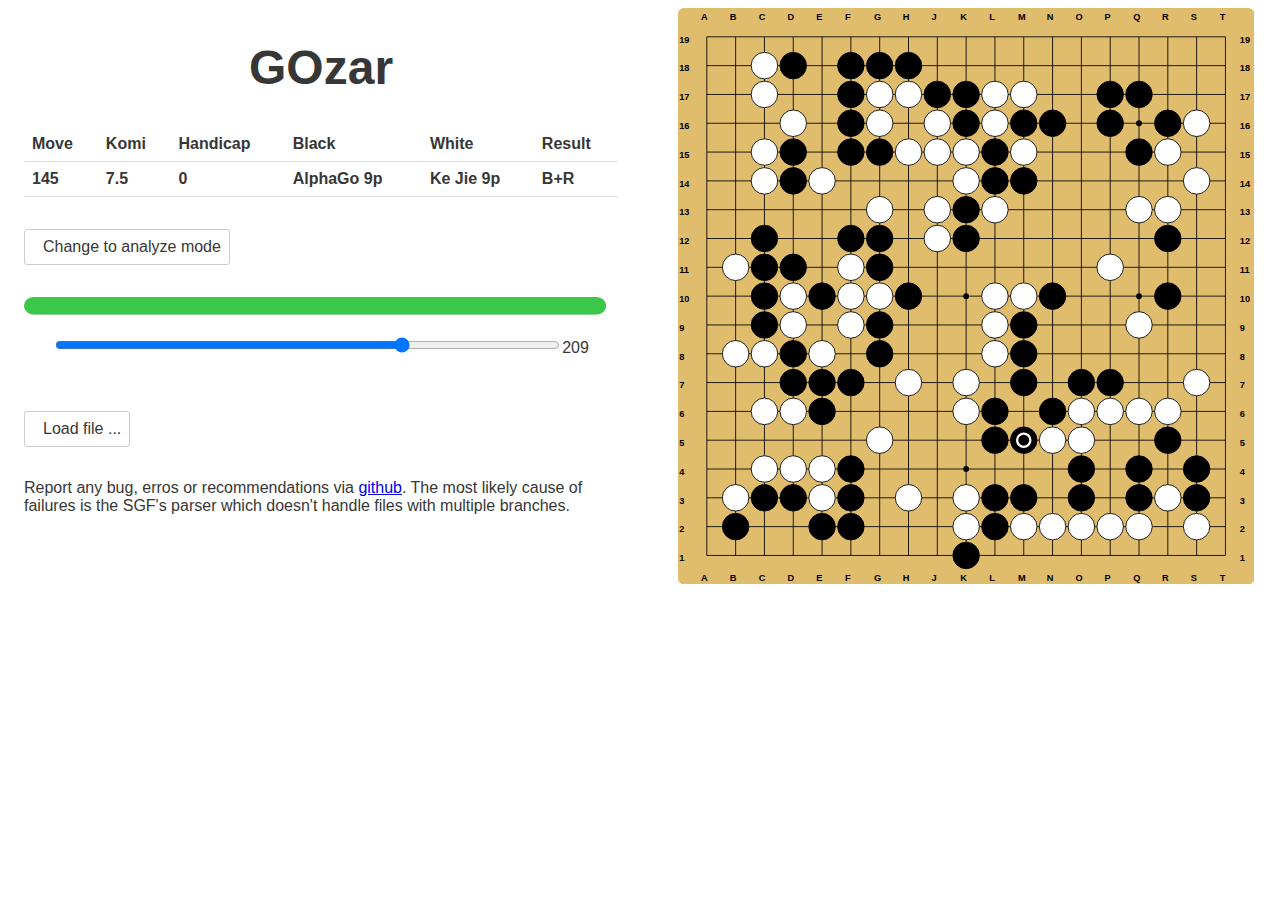
<file: index.html>
<!DOCTYPE html>
<html lang="en">
<head>
    <title>GOzar</title>
    <meta charset='utf-8'>
    <meta name="viewport" content="width=device-width, initial-scale=1.0">
    <link rel="stylesheet" type="text/css" href="css/style.css">
    <link rel="stylesheet" href="https://use.fontawesome.com/releases/v5.3.1/css/all.css" integrity="sha384-mzrmE5qonljUremFsqc01SB46JvROS7bZs3IO2EmfFsd15uHvIt+Y8vEf7N7fWAU" crossorigin="anonymous">
</head>
<body>
<div id="app"></div>
<script src="js/compiled/app.js"></script>
<script>gozar.core.init();</script>
</body>
</html>
</file>
<file: css/style.css>
circle.b {
  fill: transparent; }

circle.w {
  fill: transparent; }

circle.w:hover {
  fill: rgba(255, 255, 255, 0.5);
  stroke: black;
  stroke-width: 0.03; }

circle.b:hover {
  fill: rgba(0, 0, 0, 0.5);
  stroke: black;
  stroke-width: 0.03; }

circle.n {
  stroke: black;
  stroke-width: 0.03; }

.info {
  padding: 4px;
  border: 1px black solid;
  border-right: 0px; }

div.left {
  margin-left: 1em;
  width: 47%;
  float: left; }

div.right {
  width: 47%;
  float: right; }

.icon {
  margin: 5px; }

.boxed {
  border: 1px solid #cccccc;
  border-radius: 3px;
  padding: 0.5em;
  cursor: pointer;
  display: inline-block;
  color: #373737; }

.boxed:hover {
  border: 1px solid #aaaaaa; }

.button-icon {
  color: #373737;
  font-size: 1.15em; }

.button-icon:hover {
  color: black;
  cursor: pointer; }

table {
  border-collapse: collapse;
  width: 100%; }

th {
  padding: 8px;
  text-align: left;
  border-bottom: 1px solid #ddd; }

.element {
  margin-top: 2em; }

input[type="file"] {
  display: none; }

body {
  font-family: "Trebuchet MS", Helvetica, sans-serif;
  font-size: 1em; }

h1 {
  font-size: 3em;
  color: #373737; }

span {
  color: #373737; }

abbr {
  color: #373737; }

github {
  color: black; }

p {
  color: #373737; }

a.pass {
  width: 97%;
  text-align: center;
  font-size: 0.9em;
  padding: 0.1em;
  border-radius: 10px;
  background-color: #c8c8c8; }

.coordinate {
  font: bold 0.020em sans-serif; }
</file>
